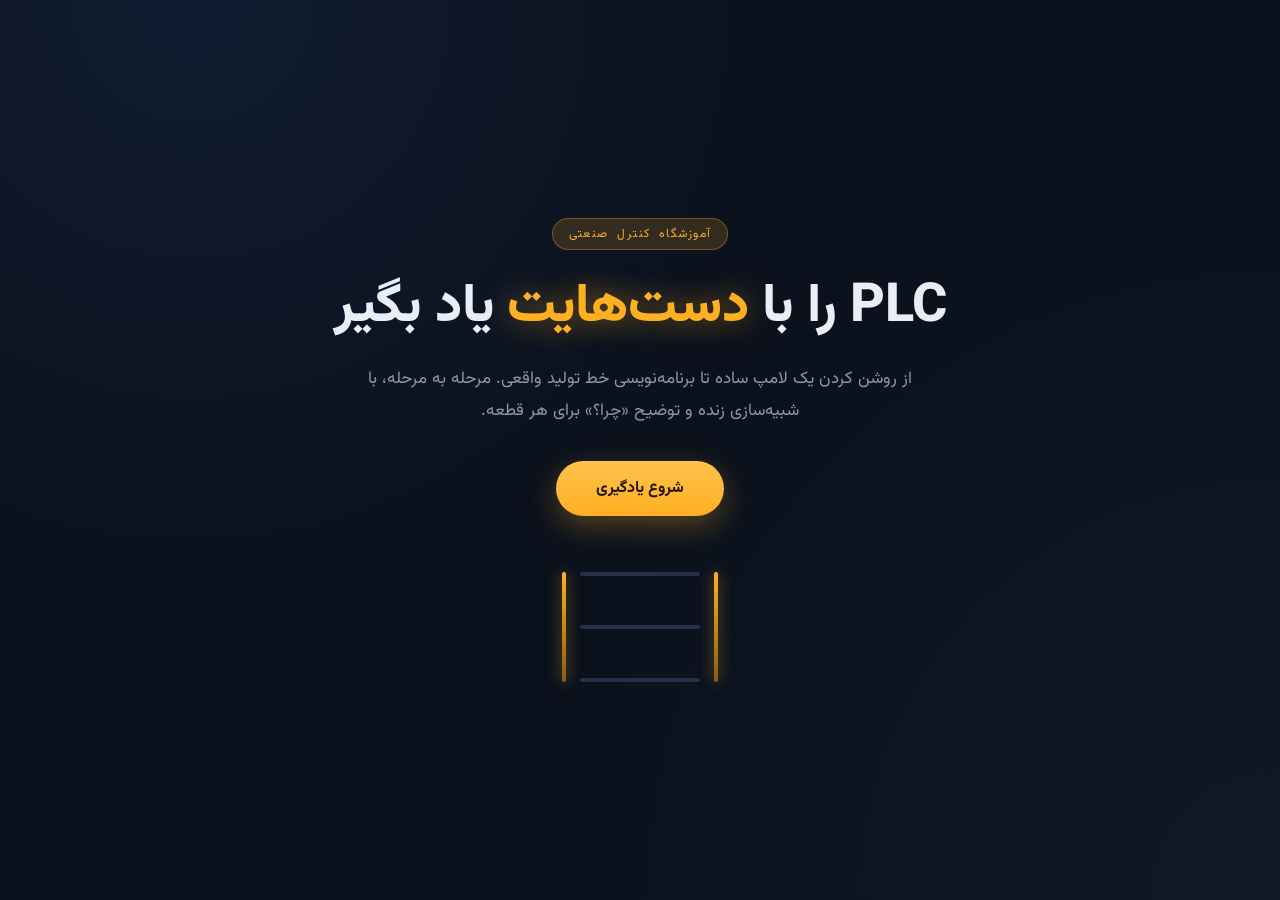
<file: game/index.html>
<!DOCTYPE html>
<html lang="fa" dir="rtl">
<head>
<meta charset="UTF-8">
<meta name="viewport" content="width=device-width, initial-scale=1.0">
<title>آموزشگاه PLC | از صفر تا صنعت</title>
<link rel="preconnect" href="https://fonts.googleapis.com">
<link href="https://fonts.googleapis.com/css2?family=Vazirmatn:wght@300;400;500;600;700;800&family=IBM+Plex+Mono:wght@400;500;600&display=swap" rel="stylesheet">
<link rel="stylesheet" href="css/style.css">
</head>
<body>

<!-- ===== صفحه ورود ===== -->
<section id="screen-home" class="screen active">
  <div class="home-wrap">
    <div class="home-badge">آموزشگاه کنترل صنعتی</div>
    <h1 class="home-title">PLC را با <span>دست‌هایت</span> یاد بگیر</h1>
    <p class="home-sub">از روشن کردن یک لامپ ساده تا برنامه‌نویسی خط تولید واقعی. مرحله به مرحله، با شبیه‌سازی زنده و توضیح «چرا؟» برای هر قطعه.</p>
    <button id="btn-start-journey" class="btn-primary">شروع یادگیری</button>
    <div class="mini-ladder" aria-hidden="true">
      <div class="ml-rail"></div>
      <div class="ml-rungs">
        <span class="ml-rung" style="animation-delay:0s"></span>
        <span class="ml-rung" style="animation-delay:.3s"></span>
        <span class="ml-rung" style="animation-delay:.6s"></span>
      </div>
      <div class="ml-rail"></div>
    </div>
  </div>
</section>

<!-- ===== نقشه مراحل ===== -->
<section id="screen-map" class="screen">
  <header class="topbar">
    <button class="icon-btn" id="btn-map-home" title="بازگشت به خانه">⌂</button>
    <div class="topbar-title">نقشه یادگیری</div>
    <div class="topbar-spacer"></div>
  </header>
  <div class="map-wrap" id="map-list"></div>
</section>

<!-- ===== محیط اصلی بازی (کارگاه) ===== -->
<section id="screen-workshop" class="screen">
  <header class="topbar">
    <button class="icon-btn" id="btn-workshop-back" title="بازگشت به نقشه">→</button>
    <div class="topbar-title" id="workshop-title">درس</div>
    <div class="stage-progress">
      <div class="stage-progress-fill" id="stage-progress-fill"></div>
    </div>
    <button class="icon-btn" id="btn-restart-stage" title="شروع دوباره این مرحله">⟲</button>
    <button class="icon-btn" id="btn-toggle-sound" title="روشن/خاموش کردن صدا">🔊</button>
  </header>

  <div class="workshop-grid">
    <!-- پنل آموزش/راهنما -->
    <aside class="panel panel-coach" id="panel-coach">
      <div class="coach-tag" id="coach-tag">مفهوم</div>
      <div class="coach-body" id="coach-body"></div>
      <div class="coach-actions" id="coach-actions"></div>
    </aside>

    <!-- تجهیزات صنعتی -->
    <aside class="panel panel-equipment">
      <div class="panel-head">تجهیزات صنعتی</div>
      <div class="equip-list" id="equip-list"></div>
      <div class="panel-head panel-head-2">دستورات لدر</div>
      <div class="equip-list" id="instr-list"></div>
    </aside>

    <!-- محیط لدر دیاگرام -->
    <main class="panel panel-ladder">
      <div class="panel-head">
        Ladder Diagram
        <div class="ladder-controls">
          <button id="btn-run" class="chip chip-run">▶ اجرا</button>
          <button id="btn-stop" class="chip chip-stop">■ توقف</button>
          <button id="btn-check" class="chip chip-check">✓ بررسی پاسخ</button>
        </div>
      </div>
      <div class="ladder-scroll">
        <div class="ladder-canvas" id="ladder-canvas"></div>
      </div>
    </main>

    <!-- شبیه‌سازی زنده کارخانه -->
    <aside class="panel panel-factory">
      <div class="panel-head">شبیه‌سازی زنده</div>
      <div class="factory-stage" id="factory-stage"></div>
      <div class="io-monitor" id="io-monitor"></div>
    </aside>
  </div>

  <!-- بازخورد کف صفحه -->
  <div class="feedback-bar" id="feedback-bar">
    <div class="feedback-icon" id="feedback-icon">💡</div>
    <div class="feedback-text" id="feedback-text"></div>
    <button class="feedback-close" id="feedback-close">✕</button>
  </div>
</section>

<!-- ===== مودال «چرا؟» ===== -->
<div class="modal-overlay" id="why-overlay">
  <div class="modal-card">
    <button class="modal-close" id="why-close">✕</button>
    <div class="modal-icon" id="why-icon">⚙</div>
    <h3 class="modal-title" id="why-title"></h3>
    <div class="modal-section">
      <div class="modal-label">عملکرد چیست؟</div>
      <p id="why-func"></p>
    </div>
    <div class="modal-section">
      <div class="modal-label">کاربرد صنعتی</div>
      <p id="why-use"></p>
    </div>
    <div class="modal-section">
      <div class="modal-label">مثال واقعی</div>
      <p id="why-example"></p>
    </div>
    <div class="modal-section modal-tip">
      <div class="modal-label">نکته مهم</div>
      <p id="why-tip"></p>
    </div>
  </div>
</div>

<!-- ===== toast تکمیل مرحله ===== -->
<div class="stage-complete-overlay" id="complete-overlay">
  <div class="complete-card">
    <div class="complete-star">★</div>
    <h2>آفرین! مرحله را کامل کردی</h2>
    <p id="complete-text"></p>
    <div class="complete-actions">
      <button class="btn-ghost" id="btn-complete-map">نقشه مراحل</button>
      <button class="btn-primary" id="btn-complete-next">مرحله بعد</button>
    </div>
  </div>
</div>

<script src="js/audio/sound.js"></script>
<script src="js/data/lessons.js"></script>
<script src="js/state.js"></script>
<script src="js/ui/whyPanel.js"></script>
<script src="js/ui/feedback.js"></script>
<script src="js/simulation/engine.js"></script>
<script src="js/simulation/factory.js"></script>
<script src="js/ladder/ladderEditor.js"></script>
<script src="js/ui/navigation.js"></script>
<script src="js/main.js"></script>
</body>
</html>
</file>
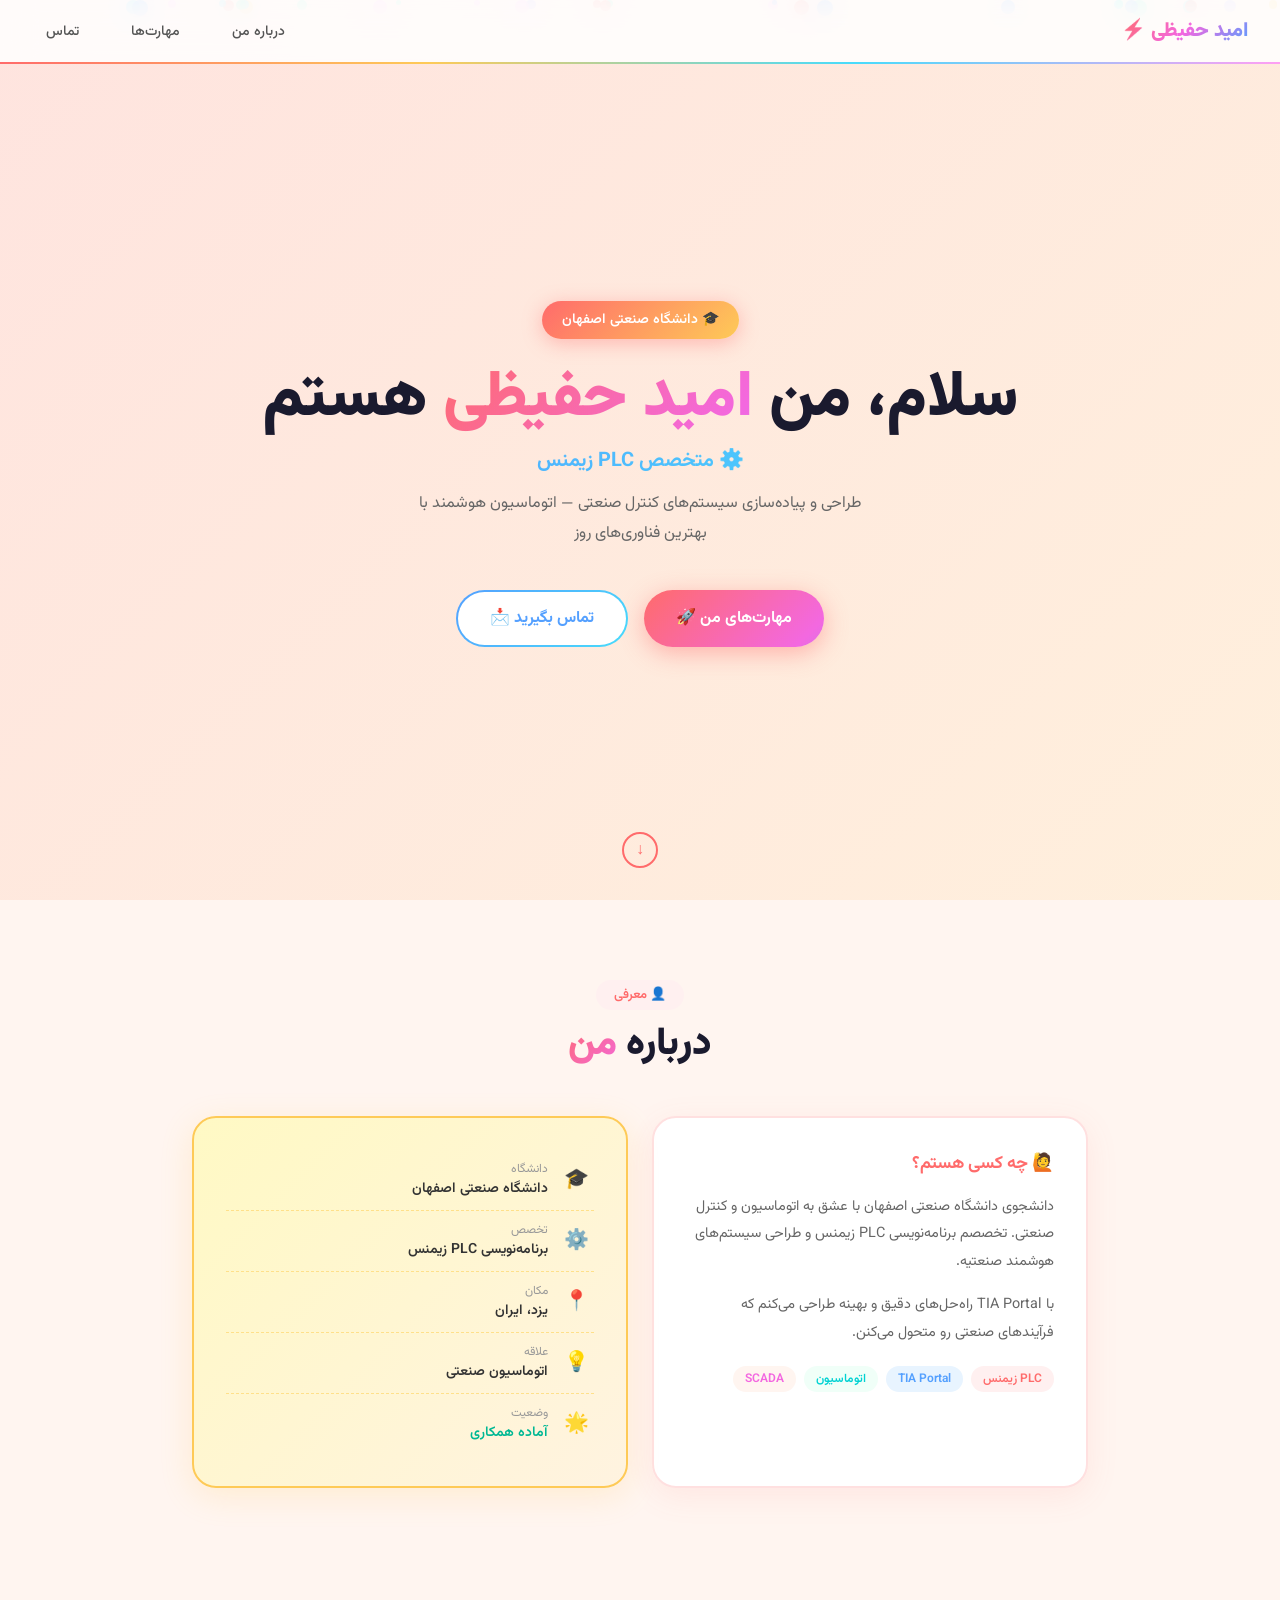
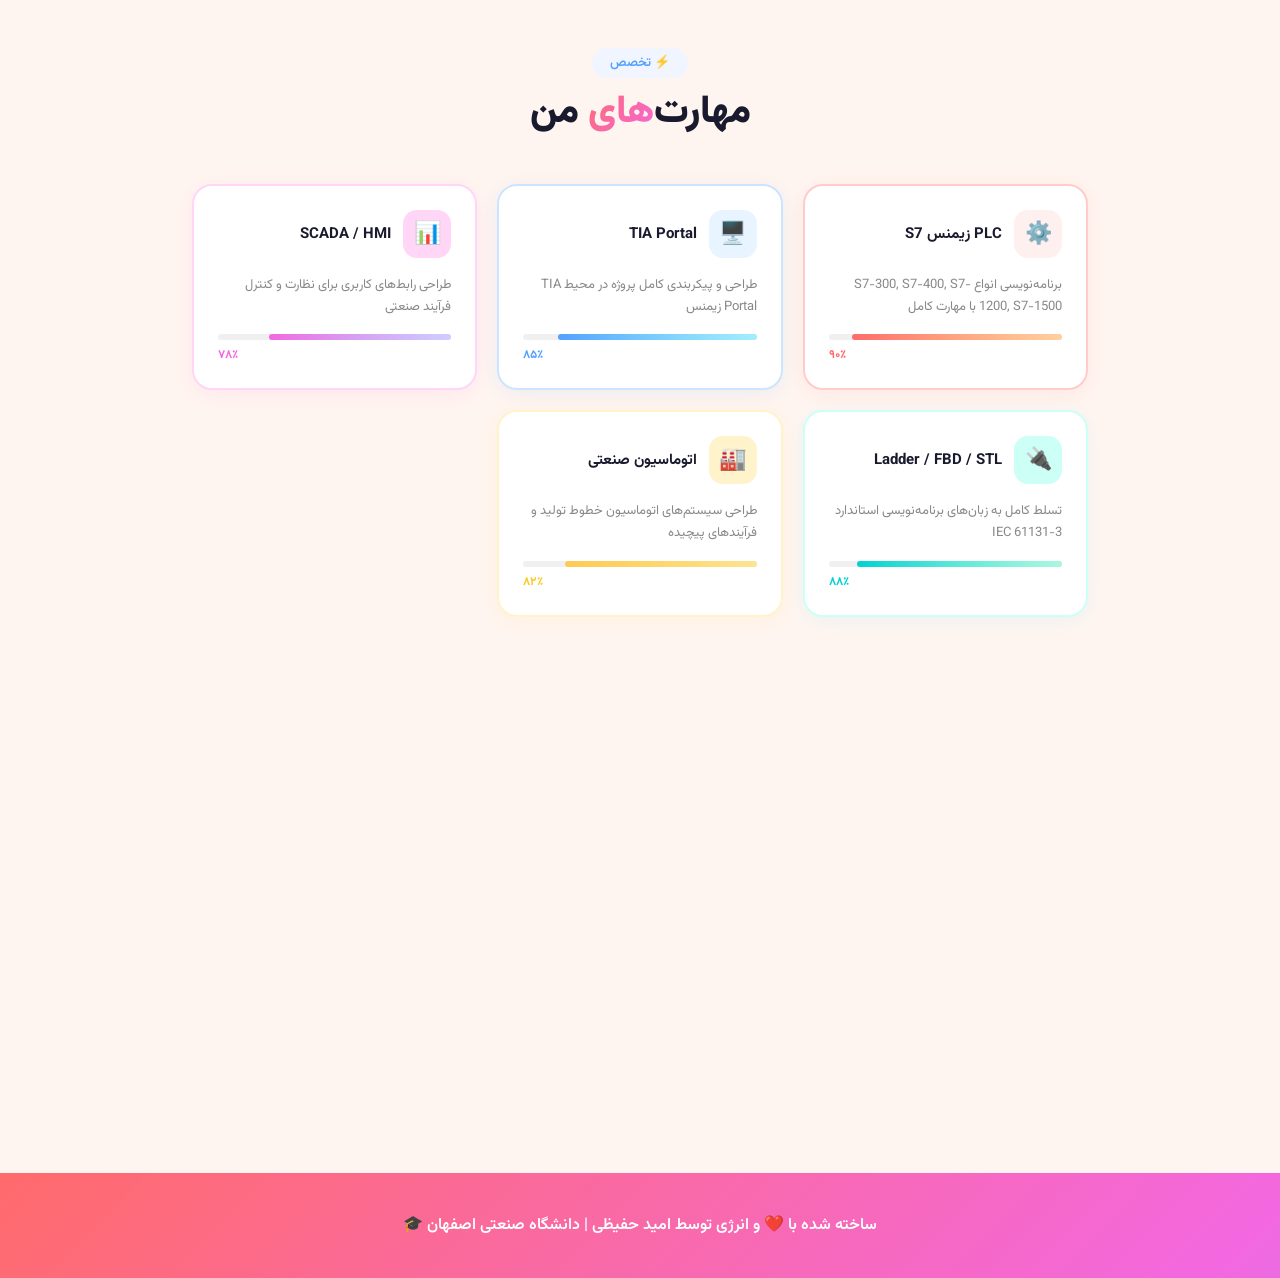
<file: omid_hafizi_portfolio.html>
<!DOCTYPE html>
<html lang="fa" dir="rtl">
<head>
<meta charset="UTF-8">
<meta name="viewport" content="width=device-width, initial-scale=1.0">
<title>امید حفیظی - برنامه‌نویس PLC زیمنس</title>
<link href="https://fonts.googleapis.com/css2?family=Vazirmatn:wght@300;400;500;700;900&display=swap" rel="stylesheet">
<style>
*{margin:0;padding:0;box-sizing:border-box;}
body{font-family:'Vazirmatn',sans-serif;background:#fff5f0;color:#1a1a2e;overflow-x:hidden;direction:rtl;}

body::before{
  content:'';position:fixed;inset:0;z-index:-1;
  background:linear-gradient(135deg,#ff6b6b 0%,#feca57 25%,#48dbfb 50%,#ff9ff3 75%,#54a0ff 100%);
  background-size:400% 400%;
  animation:bgShift 8s ease infinite;
  opacity:0.12;
}
@keyframes bgShift{0%{background-position:0% 50%}50%{background-position:100% 50%}100%{background-position:0% 50%}}

nav{
  position:fixed;top:0;width:100%;z-index:200;
  background:rgba(255,255,255,0.85);backdrop-filter:blur(16px);
  border-bottom:2px solid transparent;
  border-image:linear-gradient(90deg,#ff6b6b,#feca57,#48dbfb,#ff9ff3) 1;
  padding:0 2rem;display:flex;align-items:center;justify-content:space-between;height:64px;
}
.nav-logo{
  font-size:20px;font-weight:900;
  background:linear-gradient(135deg,#ff6b6b,#f368e0,#54a0ff);
  -webkit-background-clip:text;-webkit-text-fill-color:transparent;
  animation:logoGlow 3s ease infinite alternate;
}
@keyframes logoGlow{from{filter:drop-shadow(0 0 4px #ff6b6b44)}to{filter:drop-shadow(0 0 12px #54a0ff88)}}
.nav-links{display:flex;gap:1.5rem;list-style:none;}
.nav-links a{
  color:#555;text-decoration:none;font-size:14px;font-weight:500;
  padding:6px 14px;border-radius:20px;transition:all 0.3s;
}
.nav-links a:hover{background:linear-gradient(135deg,#ff6b6b,#feca57);color:#fff;}

.hero{
  min-height:100vh;display:flex;align-items:center;justify-content:center;
  text-align:center;padding:80px 2rem 2rem;position:relative;overflow:hidden;
}
.particles{position:absolute;inset:0;pointer-events:none;}
.p{position:absolute;border-radius:50%;animation:float linear infinite;}
@keyframes float{0%{transform:translateY(100vh) rotate(0deg);opacity:0}10%{opacity:1}90%{opacity:1}100%{transform:translateY(-100px) rotate(720deg);opacity:0}}

.hero-content{position:relative;z-index:2;}
.hero-badge{
  display:inline-flex;align-items:center;gap:8px;
  padding:8px 20px;border-radius:999px;margin-bottom:1.5rem;
  background:linear-gradient(135deg,#ff6b6b,#feca57);
  color:#fff;font-size:14px;font-weight:600;
  box-shadow:0 4px 20px rgba(255,107,107,0.4);
  animation:badgePop 0.8s cubic-bezier(0.34,1.56,0.64,1) both;
}
@keyframes badgePop{from{transform:scale(0) rotate(-10deg);opacity:0}to{transform:scale(1) rotate(0);opacity:1}}

.hero h1{
  font-size:clamp(2.5rem,6vw,4rem);font-weight:900;line-height:1.15;
  margin-bottom:0.5rem;
  animation:slideUp 0.8s 0.2s cubic-bezier(0.34,1.56,0.64,1) both;
}
@keyframes slideUp{from{transform:translateY(40px);opacity:0}to{transform:translateY(0);opacity:1}}

.hero h1 .name{
  background:linear-gradient(135deg,#ff6b6b 0%,#f368e0 50%,#54a0ff 100%);
  -webkit-background-clip:text;-webkit-text-fill-color:transparent;
  background-size:200% auto;animation:nameShine 3s linear infinite;
}
@keyframes nameShine{to{background-position:200% center}}

.hero-subtitle{
  font-size:1.25rem;font-weight:700;margin-bottom:0.75rem;
  background:linear-gradient(135deg,#54a0ff,#48dbfb);
  -webkit-background-clip:text;-webkit-text-fill-color:transparent;
  animation:slideUp 0.8s 0.4s cubic-bezier(0.34,1.56,0.64,1) both;
}
.hero p{
  font-size:1rem;color:#666;max-width:480px;margin:0 auto 2.5rem;line-height:1.9;
  animation:slideUp 0.8s 0.5s cubic-bezier(0.34,1.56,0.64,1) both;
}
.hero-btns{
  display:flex;gap:1rem;justify-content:center;flex-wrap:wrap;
  animation:slideUp 0.8s 0.6s cubic-bezier(0.34,1.56,0.64,1) both;
}
.btn-main{
  padding:14px 32px;border-radius:999px;border:none;cursor:pointer;
  background:linear-gradient(135deg,#ff6b6b,#f368e0,#54a0ff);
  background-size:200% auto;
  color:#fff;font-size:16px;font-family:inherit;font-weight:700;
  box-shadow:0 6px 25px rgba(255,107,107,0.45);
  transition:all 0.3s;animation:btnPulse 2s ease infinite;
}
.btn-main:hover{transform:translateY(-3px) scale(1.05);box-shadow:0 10px 35px rgba(255,107,107,0.6);}
@keyframes btnPulse{0%,100%{box-shadow:0 6px 25px rgba(255,107,107,0.45)}50%{box-shadow:0 6px 35px rgba(243,104,224,0.6)}}
.btn-sec{
  padding:14px 32px;border-radius:999px;cursor:pointer;
  border:2.5px solid transparent;
  background:linear-gradient(#fff,#fff) padding-box,linear-gradient(135deg,#54a0ff,#48dbfb) border-box;
  color:#54a0ff;font-size:16px;font-family:inherit;font-weight:700;
  transition:all 0.3s;
}
.btn-sec:hover{background:linear-gradient(135deg,#54a0ff,#48dbfb);color:#fff;transform:translateY(-3px);}

.scroll-arrow{
  position:absolute;bottom:2rem;left:50%;transform:translateX(-50%);
  width:36px;height:36px;border:2.5px solid #ff6b6b;border-radius:50%;
  display:flex;align-items:center;justify-content:center;
  animation:bounce 2s ease infinite;cursor:pointer;color:#ff6b6b;font-size:16px;
}
@keyframes bounce{0%,100%{transform:translateX(-50%) translateY(0)}50%{transform:translateX(-50%) translateY(8px)}}

.sec{padding:5rem 2rem;max-width:960px;margin:0 auto;}
.sec-head{text-align:center;margin-bottom:3rem;}
.sec-tag{display:inline-block;padding:5px 18px;border-radius:999px;font-size:13px;font-weight:600;margin-bottom:0.75rem;}
.sec-title{font-size:clamp(1.6rem,4vw,2.4rem);font-weight:900;line-height:1.2;}
.sec-title span{background:linear-gradient(135deg,#ff6b6b,#f368e0);-webkit-background-clip:text;-webkit-text-fill-color:transparent;}

.about-wrap{display:grid;grid-template-columns:1fr 1fr;gap:1.5rem;}
.about-me{
  background:#fff;border-radius:24px;padding:2rem;
  border:2px solid #ffe0e0;
  box-shadow:0 8px 32px rgba(255,107,107,0.1);
  transition:transform 0.3s,box-shadow 0.3s;
}
.about-me:hover{transform:translateY(-4px);box-shadow:0 16px 48px rgba(255,107,107,0.18);}
.about-me h3{font-size:1.1rem;font-weight:700;margin-bottom:1rem;color:#ff6b6b;}
.about-me p{color:#666;font-size:0.9rem;line-height:1.9;}
.info-card{
  background:linear-gradient(135deg,#fff9c4,#fff3e0);
  border-radius:24px;padding:2rem;
  border:2px solid #feca57;
  box-shadow:0 8px 32px rgba(254,202,87,0.2);
}
.info-row{display:flex;align-items:center;gap:10px;padding:10px 0;border-bottom:1px dashed #ffe08a;}
.info-row:last-child{border-bottom:none;}
.info-icon{font-size:20px;width:36px;text-align:center;}
.info-label{font-size:12px;color:#999;}
.info-val{font-size:14px;font-weight:600;color:#333;}

.skills-wrap{display:grid;grid-template-columns:repeat(auto-fit,minmax(260px,1fr));gap:1.25rem;}
.sk{background:#fff;border-radius:20px;padding:1.5rem;border:2px solid transparent;transition:all 0.3s;position:relative;overflow:hidden;}
.sk:hover{transform:translateY(-6px);}
.sk-1{border-color:#ffcccc;box-shadow:0 4px 20px rgba(255,107,107,0.1);}
.sk-1:hover{box-shadow:0 12px 40px rgba(255,107,107,0.25);}
.sk-2{border-color:#cce5ff;box-shadow:0 4px 20px rgba(84,160,255,0.1);}
.sk-2:hover{box-shadow:0 12px 40px rgba(84,160,255,0.25);}
.sk-3{border-color:#ffd6f5;box-shadow:0 4px 20px rgba(243,104,224,0.1);}
.sk-3:hover{box-shadow:0 12px 40px rgba(243,104,224,0.25);}
.sk-4{border-color:#ccfff5;box-shadow:0 4px 20px rgba(72,219,251,0.1);}
.sk-4:hover{box-shadow:0 12px 40px rgba(72,219,251,0.25);}
.sk-5{border-color:#fff3cc;box-shadow:0 4px 20px rgba(254,202,87,0.1);}
.sk-5:hover{box-shadow:0 12px 40px rgba(254,202,87,0.25);}
.sk-6{border-color:#d5ccff;box-shadow:0 4px 20px rgba(108,92,231,0.1);}
.sk-6:hover{box-shadow:0 12px 40px rgba(108,92,231,0.25);}

.sk-top{display:flex;align-items:center;gap:12px;margin-bottom:1rem;}
.sk-emoji{width:48px;height:48px;border-radius:14px;display:flex;align-items:center;justify-content:center;font-size:22px;flex-shrink:0;}
.sk-name{font-size:15px;font-weight:700;color:#1a1a2e;}
.sk-desc{font-size:13px;color:#888;line-height:1.7;margin-bottom:1rem;}
.sk-bar-wrap{background:#f0f0f0;border-radius:999px;height:6px;overflow:hidden;}
.sk-bar{height:100%;border-radius:999px;position:relative;overflow:hidden;}
.sk-bar::after{content:'';position:absolute;inset:0;background:linear-gradient(90deg,transparent 0%,rgba(255,255,255,0.5) 50%,transparent 100%);background-size:200% 100%;animation:shimmer 1.5s infinite;}
@keyframes shimmer{from{background-position:200% 0}to{background-position:-200% 0}}
.sk-pct{font-size:12px;font-weight:700;margin-top:6px;text-align:left;}

.contact-wrap{display:grid;grid-template-columns:repeat(auto-fit,minmax(200px,1fr));gap:1.25rem;}
.ct{background:#fff;border-radius:20px;padding:1.75rem;text-align:center;border:2px solid transparent;transition:all 0.35s cubic-bezier(0.34,1.56,0.64,1);cursor:pointer;}
.ct:hover{transform:translateY(-8px) scale(1.03);}
.ct-1{border-color:#ffcccc;} .ct-1:hover{box-shadow:0 16px 40px rgba(255,107,107,0.3);}
.ct-2{border-color:#cce5ff;} .ct-2:hover{box-shadow:0 16px 40px rgba(84,160,255,0.3);}
.ct-3{border-color:#ccfff5;} .ct-3:hover{box-shadow:0 16px 40px rgba(72,219,251,0.3);}
.ct-4{border-color:#ffd6f5;} .ct-4:hover{box-shadow:0 16px 40px rgba(243,104,224,0.3);}
.ct-icon{width:60px;height:60px;border-radius:18px;margin:0 auto 1rem;display:flex;align-items:center;justify-content:center;font-size:26px;}
.ct-label{font-size:12px;color:#aaa;margin-bottom:4px;}
.ct-val{font-size:14px;font-weight:700;color:#333;}

footer{
  text-align:center;padding:2.5rem;
  background:linear-gradient(135deg,#ff6b6b,#f368e0,#54a0ff,#48dbfb);
  background-size:300% auto;animation:bgShift 5s ease infinite;
  color:#fff;font-weight:600;
}

.reveal{opacity:0;transform:translateY(30px);transition:all 0.7s cubic-bezier(0.34,1.56,0.64,1);}
.reveal.show{opacity:1;transform:translateY(0);}

@media(max-width:600px){
  .about-wrap{grid-template-columns:1fr;}
}
</style>
</head>
<body>

<nav>
  <div class="nav-logo">امید حفیظی ⚡</div>
  <ul class="nav-links">
    <li><a href="#about">درباره من</a></li>
    <li><a href="#skills">مهارت‌ها</a></li>
    <li><a href="#contact">تماس</a></li>
  </ul>
</nav>

<section class="hero" id="home">
  <div class="particles" id="pts"></div>
  <div class="hero-content">
    <div class="hero-badge">🎓 دانشگاه صنعتی اصفهان</div>
    <h1>سلام، من <span class="name">امید حفیظی</span> هستم</h1>
    <div class="hero-subtitle">⚙️ متخصص PLC زیمنس</div>
    <p>طراحی و پیاده‌سازی سیستم‌های کنترل صنعتی — اتوماسیون هوشمند با بهترین فناوری‌های روز</p>
    <div class="hero-btns">
      <button class="btn-main" onclick="document.getElementById('skills').scrollIntoView({behavior:'smooth'})">مهارت‌های من 🚀</button>
      <button class="btn-sec" onclick="document.getElementById('contact').scrollIntoView({behavior:'smooth'})">تماس بگیرید 📩</button>
    </div>
  </div>
  <div class="scroll-arrow" onclick="document.getElementById('about').scrollIntoView({behavior:'smooth'})">↓</div>
</section>

<div class="sec" id="about">
  <div class="sec-head reveal">
    <div class="sec-tag" style="background:#fff0f0;color:#ff6b6b;">👤 معرفی</div>
    <h2 class="sec-title">درباره <span>من</span></h2>
  </div>
  <div class="about-wrap reveal">
    <div class="about-me">
      <h3>🙋 چه کسی هستم؟</h3>
      <p>دانشجوی دانشگاه صنعتی اصفهان با عشق به اتوماسیون و کنترل صنعتی. تخصصم برنامه‌نویسی PLC زیمنس و طراحی سیستم‌های هوشمند صنعتیه.</p>
      <p style="margin-top:1rem;">با TIA Portal راه‌حل‌های دقیق و بهینه طراحی می‌کنم که فرآیندهای صنعتی رو متحول می‌کنن.</p>
      <div style="display:flex;gap:8px;flex-wrap:wrap;margin-top:1.25rem;">
        <span style="padding:4px 12px;border-radius:999px;background:#fff0f0;color:#ff6b6b;font-size:12px;font-weight:600;">PLC زیمنس</span>
        <span style="padding:4px 12px;border-radius:999px;background:#e8f4ff;color:#54a0ff;font-size:12px;font-weight:600;">TIA Portal</span>
        <span style="padding:4px 12px;border-radius:999px;background:#f0fff8;color:#00d2d3;font-size:12px;font-weight:600;">اتوماسیون</span>
        <span style="padding:4px 12px;border-radius:999px;background:#fff5f0;color:#f368e0;font-size:12px;font-weight:600;">SCADA</span>
      </div>
    </div>
    <div class="info-card">
      <div class="info-row">
        <span class="info-icon">🎓</span>
        <div><div class="info-label">دانشگاه</div><div class="info-val">دانشگاه صنعتی اصفهان</div></div>
      </div>
      <div class="info-row">
        <span class="info-icon">⚙️</span>
        <div><div class="info-label">تخصص</div><div class="info-val">برنامه‌نویسی PLC زیمنس</div></div>
      </div>
      <div class="info-row">
        <span class="info-icon">📍</span>
        <div><div class="info-label">مکان</div><div class="info-val">یزد، ایران</div></div>
      </div>
      <div class="info-row">
        <span class="info-icon">💡</span>
        <div><div class="info-label">علاقه</div><div class="info-val">اتوماسیون صنعتی</div></div>
      </div>
      <div class="info-row">
        <span class="info-icon">🌟</span>
        <div><div class="info-label">وضعیت</div><div class="info-val" style="color:#00b894;">آماده همکاری</div></div>
      </div>
    </div>
  </div>
</div>

<div class="sec" id="skills">
  <div class="sec-head reveal">
    <div class="sec-tag" style="background:#f0f5ff;color:#54a0ff;">⚡ تخصص</div>
    <h2 class="sec-title">مهارت‌<span>های</span> من</h2>
  </div>
  <div class="skills-wrap">
    <div class="sk sk-1 reveal">
      <div class="sk-top"><div class="sk-emoji" style="background:#fff0f0;">⚙️</div><span class="sk-name">PLC زیمنس S7</span></div>
      <div class="sk-desc">برنامه‌نویسی انواع S7-300, S7-400, S7-1200, S7-1500 با مهارت کامل</div>
      <div class="sk-bar-wrap"><div class="sk-bar" style="width:90%;background:linear-gradient(90deg,#ff6b6b,#ff9f43);"></div></div>
      <div class="sk-pct" style="color:#ff6b6b;">۹۰٪</div>
    </div>
    <div class="sk sk-2 reveal">
      <div class="sk-top"><div class="sk-emoji" style="background:#e8f4ff;">🖥️</div><span class="sk-name">TIA Portal</span></div>
      <div class="sk-desc">طراحی و پیکربندی کامل پروژه در محیط TIA Portal زیمنس</div>
      <div class="sk-bar-wrap"><div class="sk-bar" style="width:85%;background:linear-gradient(90deg,#54a0ff,#48dbfb);"></div></div>
      <div class="sk-pct" style="color:#54a0ff;">۸۵٪</div>
    </div>
    <div class="sk sk-3 reveal">
      <div class="sk-top"><div class="sk-emoji" style="background:#ffd6f5;">📊</div><span class="sk-name">SCADA / HMI</span></div>
      <div class="sk-desc">طراحی رابط‌های کاربری برای نظارت و کنترل فرآیند صنعتی</div>
      <div class="sk-bar-wrap"><div class="sk-bar" style="width:78%;background:linear-gradient(90deg,#f368e0,#a29bfe);"></div></div>
      <div class="sk-pct" style="color:#f368e0;">۷۸٪</div>
    </div>
    <div class="sk sk-4 reveal">
      <div class="sk-top"><div class="sk-emoji" style="background:#ccfff5;">🔌</div><span class="sk-name">Ladder / FBD / STL</span></div>
      <div class="sk-desc">تسلط کامل به زبان‌های برنامه‌نویسی استاندارد IEC 61131-3</div>
      <div class="sk-bar-wrap"><div class="sk-bar" style="width:88%;background:linear-gradient(90deg,#00d2d3,#55efc4);"></div></div>
      <div class="sk-pct" style="color:#00d2d3;">۸۸٪</div>
    </div>
    <div class="sk sk-5 reveal">
      <div class="sk-top"><div class="sk-emoji" style="background:#fff3cc;">🏭</div><span class="sk-name">اتوماسیون صنعتی</span></div>
      <div class="sk-desc">طراحی سیستم‌های اتوماسیون خطوط تولید و فرآیندهای پیچیده</div>
      <div class="sk-bar-wrap"><div class="sk-bar" style="width:82%;background:linear-gradient(90deg,#feca57,#f9ca24);"></div></div>
      <div class="sk-pct" style="color:#f9ca24;">۸۲٪</div>
    </div>
    <div class="sk sk-6 reveal">
      <div class="sk-top"><div class="sk-emoji" style="background:#d5ccff;">📡</div><span class="sk-name">شبکه‌های صنعتی</span></div>
      <div class="sk-desc">پیکربندی Profibus, Profinet و ارتباطات پیشرفته بین PLCها</div>
      <div class="sk-bar-wrap"><div class="sk-bar" style="width:72%;background:linear-gradient(90deg,#6c5ce7,#a29bfe);"></div></div>
      <div class="sk-pct" style="color:#6c5ce7;">۷۲٪</div>
    </div>
  </div>
</div>

<div class="sec" id="contact">
  <div class="sec-head reveal">
    <div class="sec-tag" style="background:#f0fff8;color:#00b894;">📬 ارتباط</div>
    <h2 class="sec-title">تماس با <span>من</span></h2>
  </div>
  <div class="contact-wrap reveal">
    <div class="ct ct-1">
      <div class="ct-icon" style="background:#fff0f0;">📧</div>
      <div class="ct-label">ایمیل</div>
      <div class="ct-val">omidhafizi.86@gmail.com</div>
    </div>
    <div class="ct ct-2">
      <div class="ct-icon" style="background:#e8f4ff;">💼</div>
      <div class="ct-label">لینکدین</div>
      <div class="ct-val">omid-hafizi</div>
    </div>
    <div class="ct ct-3">
      <div class="ct-icon" style="background:#ccfff5;">✈️</div>
      <div class="ct-label">تلگرام</div>
      <div class="ct-val">@omid_hfz</div>
    </div>
    <div class="ct ct-4">
      <div class="ct-icon" style="background:#ffd6f5;">📍</div>
      <div class="ct-label">مکان</div>
      <div class="ct-val">یزد، ایران</div>
    </div>
  </div>
</div>

<footer>
  <p>ساخته شده با ❤️ و انرژی توسط امید حفیظی | دانشگاه صنعتی اصفهان 🎓</p>
</footer>

<script>
const pts = document.getElementById('pts');
const colors = ['#ff6b6b','#feca57','#48dbfb','#ff9ff3','#54a0ff','#55efc4','#a29bfe'];
for(let i=0;i<30;i++){
  const d = document.createElement('div');
  const s = Math.random()*12+4;
  d.className='p';
  d.style.cssText=`width:${s}px;height:${s}px;background:${colors[Math.floor(Math.random()*colors.length)]};left:${Math.random()*100}%;animation-duration:${Math.random()*10+8}s;animation-delay:${Math.random()*8}s;opacity:0.7;`;
  pts.appendChild(d);
}
const reveals = document.querySelectorAll('.reveal');
const obs = new IntersectionObserver((entries)=>{
  entries.forEach((e,i)=>{
    if(e.isIntersecting){setTimeout(()=>e.target.classList.add('show'),i*100);obs.unobserve(e.target);}
  });
},{threshold:0.1});
reveals.forEach(r=>obs.observe(r));
</script>
</body>
</html>
</file>
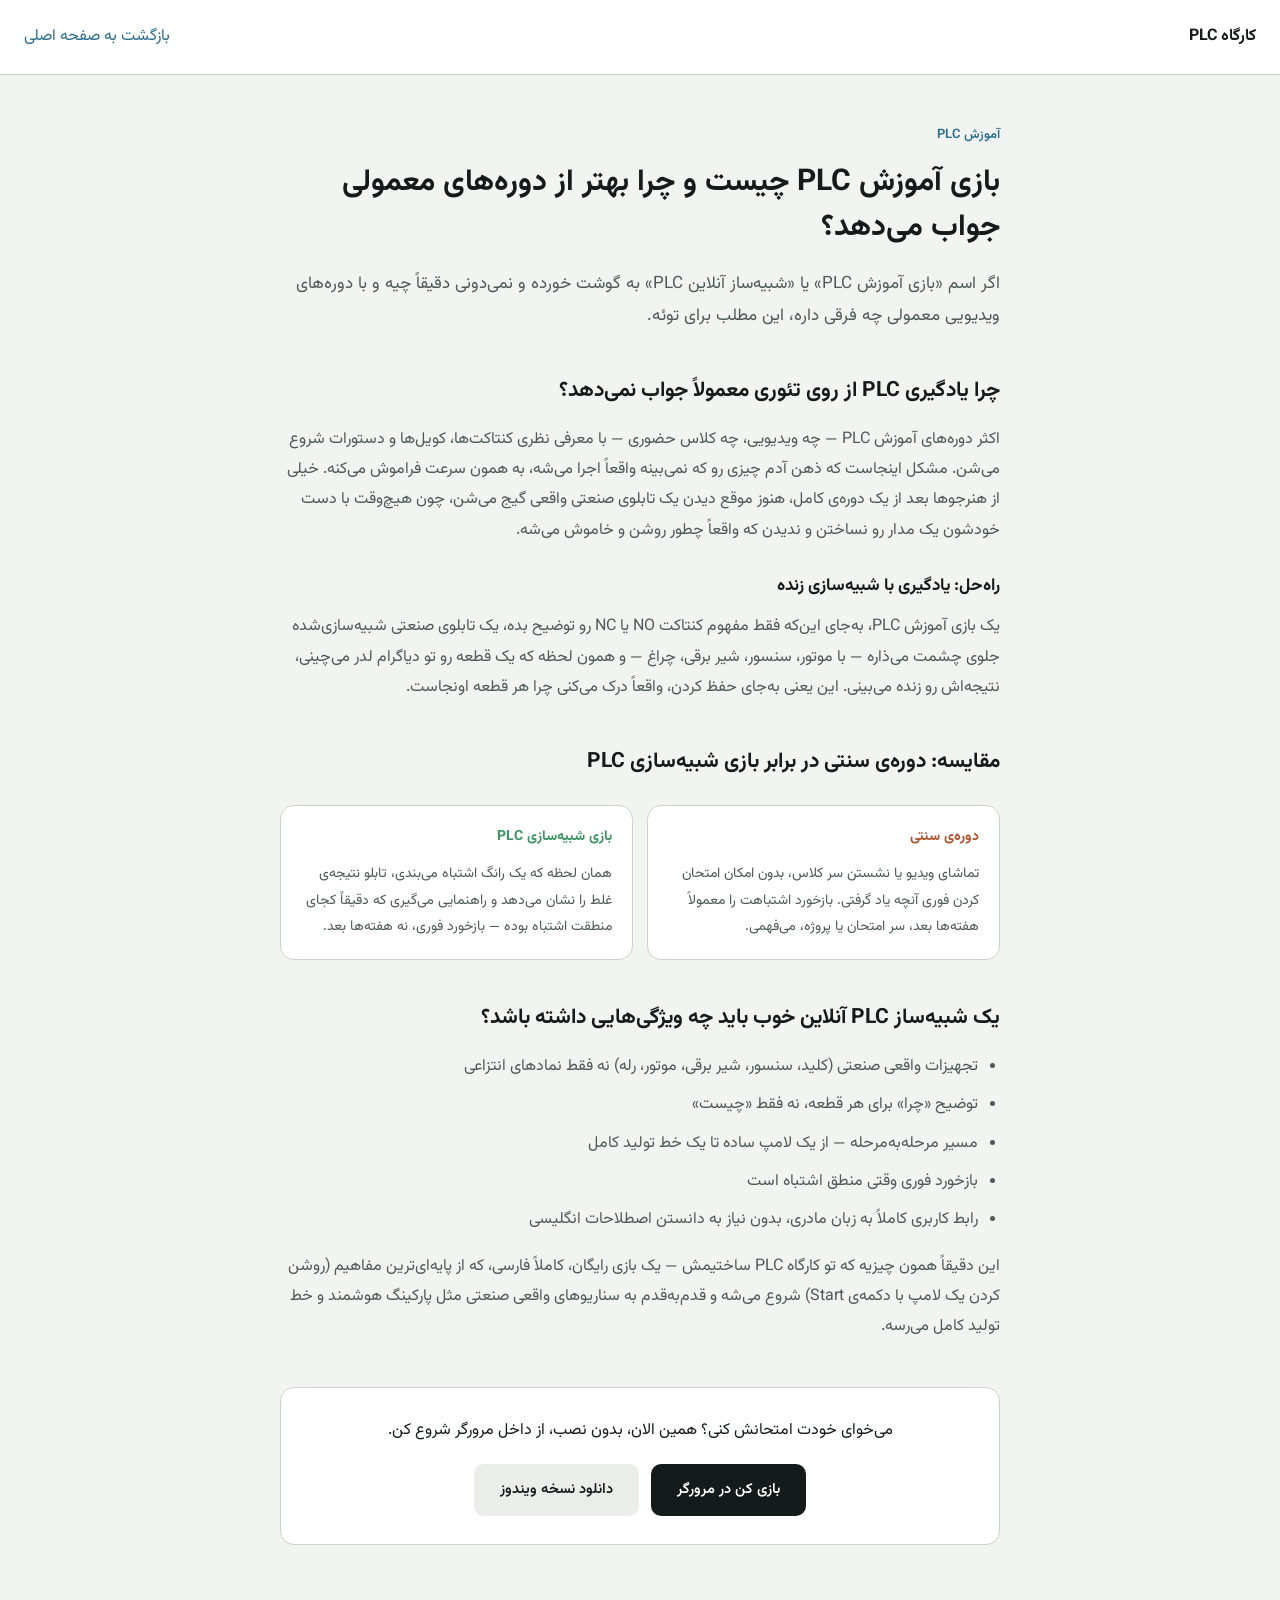
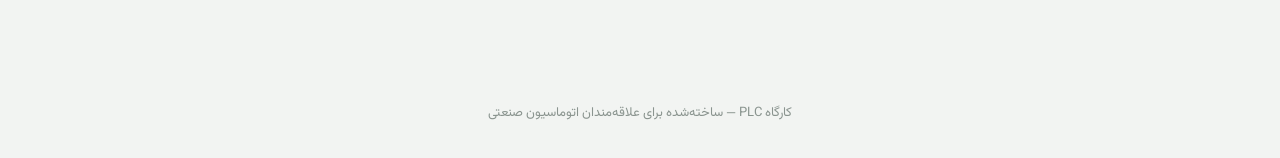
<file: blog/amoozesh-plc-ba-bazi.html>
<!DOCTYPE html>
<html lang="fa" dir="rtl">
<head>
<meta charset="UTF-8">
<meta name="viewport" content="width=device-width, initial-scale=1.0">
<title>بازی آموزش PLC چیست و چرا بهتر از دوره‌های معمولی است؟</title>
<meta name="description" content="معرفی بازی آموزش PLC و شبیه‌ساز آنلاین PLC؛ چرا یادگیری لدر دیاگرام با بازی، سریع‌تر و عمیق‌تر از دوره‌های تئوری‌محور جواب می‌دهد.">
<link rel="canonical" href="https://omidhfz.ir/blog/amoozesh-plc-ba-bazi.html">

<link rel="icon" type="image/x-icon" href="/favicon.ico">
<link rel="icon" type="image/png" sizes="32x32" href="/favicon-32.png">
<link rel="icon" type="image/png" sizes="16x16" href="/favicon-16.png">
<link rel="apple-touch-icon" sizes="180x180" href="/apple-touch-icon.png">

<meta property="og:type" content="article">
<meta property="og:url" content="https://omidhfz.ir/blog/amoozesh-plc-ba-bazi.html">
<meta property="og:title" content="بازی آموزش PLC چیست و چرا بهتر از دوره‌های معمولی است؟">
<meta property="og:description" content="معرفی بازی آموزش PLC و شبیه‌ساز آنلاین PLC؛ چرا یادگیری لدر دیاگرام با بازی، سریع‌تر و عمیق‌تر از دوره‌های تئوری‌محور جواب می‌دهد.">
<meta property="og:image" content="https://omidhfz.ir/og-image.png">
<meta property="og:locale" content="fa_IR">

<meta name="twitter:card" content="summary_large_image">
<meta name="twitter:title" content="بازی آموزش PLC چیست و چرا بهتر از دوره‌های معمولی است؟">
<meta name="twitter:description" content="معرفی بازی آموزش PLC و شبیه‌ساز آنلاین PLC؛ چرا یادگیری لدر دیاگرام با بازی، سریع‌تر و عمیق‌تر از دوره‌های تئوری‌محور جواب می‌دهد.">
<meta name="twitter:image" content="https://omidhfz.ir/og-image.png">

<link rel="preconnect" href="https://fonts.googleapis.com">
<link href="https://fonts.googleapis.com/css2?family=Vazirmatn:wght@300;400;500;600;700;800&display=swap" rel="stylesheet">

<style>
  :root{
    --bg:#F2F4F2;
    --surface:#FFFFFF;
    --surface-2:#EAEDEA;
    --ink:#151B1A;
    --ink-soft:#4E5A57;
    --ink-faint:#8A948F;
    --rail:#CBD3CD;
    --amber:#EBA53B;
    --amber-soft:#FBEAD0;
    --blue:#2D6E8E;
    --blue-soft:#DCEAF0;
    --green:#3C9463;
    --green-soft:#DFF0E6;
    --radius:14px;
  }
  *{box-sizing:border-box;margin:0;padding:0;}
  body{
    font-family:'Vazirmatn',sans-serif;
    background:var(--bg);color:var(--ink);
    line-height:1.9;
  }
  a{color:var(--blue);text-decoration:none;}
  a:hover{text-decoration:underline;}
  header{
    padding:22px 24px;display:flex;align-items:center;justify-content:space-between;
    border-bottom:1px solid var(--rail);background:var(--surface);
  }
  header .logo{font-weight:700;font-size:16px;}
  .wrap{max-width:760px;margin:0 auto;padding:48px 20px 80px;}
  .eyebrow{color:var(--blue);font-size:13px;font-weight:600;display:block;margin-bottom:12px;}
  h1{font-size:30px;line-height:1.5;margin-bottom:18px;}
  .lede{color:var(--ink-soft);font-size:17px;margin-bottom:36px;}
  article h2{font-size:21px;margin:38px 0 14px;}
  article h3{font-size:17px;margin:24px 0 10px;}
  article p{color:var(--ink-soft);font-size:16px;margin-bottom:16px;}
  article ul{margin:0 0 16px;padding-inline-start:22px;color:var(--ink-soft);font-size:16px;}
  article li{margin-bottom:8px;}
  .compare{
    display:grid;grid-template-columns:1fr 1fr;gap:14px;margin:24px 0;
  }
  @media (max-width:600px){.compare{grid-template-columns:1fr;}}
  .compare .card{background:var(--surface);border:1px solid var(--rail);border-radius:var(--radius);padding:18px 20px;}
  .compare .card h4{font-size:14px;margin-bottom:10px;}
  .compare .card.bad h4{color:#B5502F;}
  .compare .card.good h4{color:var(--green);}
  .compare .card p{font-size:14px;margin:0;}
  .cta-box{
    margin:44px 0;padding:28px;background:var(--surface);border:1px solid var(--rail);
    border-radius:var(--radius);text-align:center;
  }
  .cta-box p{margin-bottom:18px;}
  .cta-actions{display:flex;gap:12px;justify-content:center;flex-wrap:wrap;}
  .btn{
    display:inline-block;padding:12px 26px;border-radius:10px;font-weight:600;font-size:14.5px;
  }
  .btn-primary{background:var(--ink);color:#fff;}
  .btn-ghost{background:var(--surface-2);color:var(--ink);}
  footer{text-align:center;padding:32px;color:var(--ink-faint);font-size:13px;}
  footer a{color:var(--ink-faint);}
</style>
<script type="application/ld+json">
{
  "@context": "https://schema.org",
  "@graph": [
    {
      "@type": "Article",
      "headline": "بازی آموزش PLC چیست و چرا بهتر از دوره‌های معمولی جواب می‌دهد؟",
      "description": "معرفی بازی آموزش PLC و شبیه‌ساز آنلاین PLC؛ چرا یادگیری لدر دیاگرام با بازی، سریع‌تر و عمیق‌تر از دوره‌های تئوری‌محور جواب می‌دهد.",
      "image": "https://omidhfz.ir/og-image.png",
      "mainEntityOfPage": {
        "@type": "WebPage",
        "@id": "https://omidhfz.ir/blog/amoozesh-plc-ba-bazi.html"
      },
      "url": "https://omidhfz.ir/blog/amoozesh-plc-ba-bazi.html",
      "inLanguage": "fa-IR",
      "author": { "@id": "https://omidhfz.ir/#organization" },
      "publisher": { "@id": "https://omidhfz.ir/#organization" }
    },
    {
      "@type": "BreadcrumbList",
      "itemListElement": [
        { "@type": "ListItem", "position": 1, "name": "کارگاه PLC", "item": "https://omidhfz.ir/" },
        { "@type": "ListItem", "position": 2, "name": "بازی آموزش PLC چیست؟", "item": "https://omidhfz.ir/blog/amoozesh-plc-ba-bazi.html" }
      ]
    },
    {
      "@type": "Organization",
      "@id": "https://omidhfz.ir/#organization",
      "name": "کارگاه PLC",
      "url": "https://omidhfz.ir/",
      "logo": {
        "@type": "ImageObject",
        "url": "https://omidhfz.ir/apple-touch-icon.png",
        "width": 180,
        "height": 180
      }
    }
  ]
}
</script>
</head>
<body>

<header>
  <span class="logo">کارگاه PLC</span>
  <a href="/">بازگشت به صفحه اصلی</a>
</header>

<div class="wrap">
  <span class="eyebrow">آموزش PLC</span>
  <h1>بازی آموزش PLC چیست و چرا بهتر از دوره‌های معمولی جواب می‌دهد؟</h1>
  <p class="lede">اگر اسم «بازی آموزش PLC» یا «شبیه‌ساز آنلاین PLC» به گوشت خورده و نمی‌دونی دقیقاً چیه و با دوره‌های ویدیویی معمولی چه فرقی داره، این مطلب برای توئه.</p>

  <article>
    <h2>چرا یادگیری PLC از روی تئوری معمولاً جواب نمی‌دهد؟</h2>
    <p>اکثر دوره‌های آموزش PLC — چه ویدیویی، چه کلاس حضوری — با معرفی نظری کنتاکت‌ها، کویل‌ها و دستورات شروع می‌شن. مشکل اینجاست که ذهن آدم چیزی رو که نمی‌بینه واقعاً اجرا می‌شه، به همون سرعت فراموش می‌کنه. خیلی از هنرجوها بعد از یک دوره‌ی کامل، هنوز موقع دیدن یک تابلوی صنعتی واقعی گیج می‌شن، چون هیچ‌وقت با دست خودشون یک مدار رو نساختن و ندیدن که واقعاً چطور روشن و خاموش می‌شه.</p>

    <h3>راه‌حل: یادگیری با شبیه‌سازی زنده</h3>
    <p>یک بازی آموزش PLC، به‌جای این‌که فقط مفهوم کنتاکت NO یا NC رو توضیح بده، یک تابلوی صنعتی شبیه‌سازی‌شده جلوی چشمت می‌ذاره — با موتور، سنسور، شیر برقی، چراغ — و همون لحظه که یک قطعه رو تو دیاگرام لدر می‌چینی، نتیجه‌اش رو زنده می‌بینی. این یعنی به‌جای حفظ کردن، واقعاً درک می‌کنی چرا هر قطعه اونجاست.</p>

    <h2>مقایسه: دوره‌ی سنتی در برابر بازی شبیه‌سازی PLC</h2>
    <div class="compare">
      <div class="card bad">
        <h4>دوره‌ی سنتی</h4>
        <p>تماشای ویدیو یا نشستن سر کلاس، بدون امکان امتحان کردن فوری آنچه یاد گرفتی. بازخورد اشتباهت را معمولاً هفته‌ها بعد، سر امتحان یا پروژه، می‌فهمی.</p>
      </div>
      <div class="card good">
        <h4>بازی شبیه‌سازی PLC</h4>
        <p>همان لحظه که یک رانگ اشتباه می‌بندی، تابلو نتیجه‌ی غلط را نشان می‌دهد و راهنمایی می‌گیری که دقیقاً کجای منطقت اشتباه بوده — بازخورد فوری، نه هفته‌ها بعد.</p>
      </div>
    </div>

    <h2>یک شبیه‌ساز PLC آنلاین خوب باید چه ویژگی‌هایی داشته باشد؟</h2>
    <ul>
      <li>تجهیزات واقعی صنعتی (کلید، سنسور، شیر برقی، موتور، رله) نه فقط نمادهای انتزاعی</li>
      <li>توضیح «چرا» برای هر قطعه، نه فقط «چیست»</li>
      <li>مسیر مرحله‌به‌مرحله — از یک لامپ ساده تا یک خط تولید کامل</li>
      <li>بازخورد فوری وقتی منطق اشتباه است</li>
      <li>رابط کاربری کاملاً به زبان مادری، بدون نیاز به دانستن اصطلاحات انگلیسی</li>
    </ul>
    <p>این دقیقاً همون چیزیه که تو کارگاه PLC ساختیمش — یک بازی رایگان، کاملاً فارسی، که از پایه‌ای‌ترین مفاهیم (روشن کردن یک لامپ با دکمه‌ی Start) شروع می‌شه و قدم‌به‌قدم به سناریوهای واقعی صنعتی مثل پارکینگ هوشمند و خط تولید کامل می‌رسه.</p>
  </article>

  <div class="cta-box">
    <p>می‌خوای خودت امتحانش کنی؟ همین الان، بدون نصب، از داخل مرورگر شروع کن.</p>
    <div class="cta-actions">
      <a href="/game/index.html" class="btn btn-primary">بازی کن در مرورگر</a>
      <a href="/#download" class="btn btn-ghost">دانلود نسخه ویندوز</a>
    </div>
  </div>
</div>

<footer>
  <a href="/">کارگاه PLC</a> — ساخته‌شده برای علاقه‌مندان اتوماسیون صنعتی
</footer>

</body>
</html>
</file>
<file: game/css/style.css>
/* ================= Design Tokens ================= */
:root{
  --bg:#0B111C;
  --bg-2:#0E1524;
  --panel:#141C2B;
  --panel-2:#19233470;
  --border:#263149;
  --border-soft:#1D2740;
  --text:#E9EDF5;
  --text-dim:#8C97AC;
  --text-faint:#5C6780;

  --amber:#FFB020;
  --amber-soft:rgba(255,176,32,.16);
  --amber-glow:rgba(255,176,32,.55);
  --teal:#2FD9C4;
  --teal-soft:rgba(47,217,196,.14);
  --green:#33D17A;
  --green-soft:rgba(51,209,122,.15);
  --red:#F1594E;
  --red-soft:rgba(241,89,78,.15);
  --blue:#4C8DFF;

  --font-display:'Vazirmatn',sans-serif;
  --font-body:'Vazirmatn',sans-serif;
  --font-mono:'IBM Plex Mono','Vazirmatn',monospace;

  --radius-sm:8px;
  --radius-md:14px;
  --radius-lg:22px;
  --shadow-panel:0 8px 30px rgba(0,0,0,.35);
}

*{box-sizing:border-box;}
html,body{height:100%;}
body{
  margin:0;
  background:
    radial-gradient(circle at 15% 0%, #101c30 0%, transparent 45%),
    radial-gradient(circle at 100% 100%, #0f1a26 0%, transparent 50%),
    var(--bg);
  background-attachment:fixed;
  color:var(--text);
  font-family:var(--font-body);
  overflow-x:hidden;
  -webkit-font-smoothing:antialiased;
}
button{font-family:inherit;cursor:pointer;}
p{margin:0;}
:focus-visible{outline:2px solid var(--teal);outline-offset:2px;}

/* ================= Screens ================= */
.screen{display:none;min-height:100vh;}
.screen.active{display:block;}

/* ================= Home ================= */
#screen-home.active{display:flex;align-items:center;justify-content:center;}
.home-wrap{
  max-width:720px;
  padding:48px 32px;
  text-align:center;
  position:relative;
}
.home-badge{
  display:inline-block;
  font-family:var(--font-mono);
  font-size:12px;
  letter-spacing:.12em;
  color:var(--amber);
  background:var(--amber-soft);
  border:1px solid rgba(255,176,32,.35);
  padding:6px 16px;
  border-radius:999px;
  margin-bottom:22px;
}
.home-title{
  font-size:clamp(32px,6vw,54px);
  font-weight:800;
  line-height:1.35;
  margin:0 0 18px;
}
.home-title span{
  color:var(--amber);
  text-shadow:0 0 30px var(--amber-glow);
}
.home-sub{
  color:var(--text-dim);
  font-size:17px;
  line-height:1.9;
  max-width:560px;
  margin:0 auto 34px;
}
.btn-primary{
  background:linear-gradient(180deg,#FFC24D,var(--amber));
  color:#231400;
  border:none;
  font-weight:700;
  font-size:16px;
  padding:15px 40px;
  border-radius:999px;
  box-shadow:0 10px 30px rgba(255,176,32,.3);
  transition:transform .15s ease, box-shadow .15s ease;
}
.btn-primary:hover{transform:translateY(-2px);box-shadow:0 14px 34px rgba(255,176,32,.4);}
.btn-ghost{
  background:transparent;
  border:1px solid var(--border);
  color:var(--text);
  font-weight:600;
  font-size:15px;
  padding:13px 28px;
  border-radius:999px;
}
.btn-ghost:hover{border-color:var(--teal);color:var(--teal);}

/* signature element: mini ladder diagram with pulsing rungs (compact & overflow-safe) */
.mini-ladder{
  margin-top:56px;
  display:flex;
  align-items:center;
  justify-content:center;
  gap:14px;
}
.ml-rail{
  width:4px;height:110px;border-radius:4px;flex-shrink:0;
  background:linear-gradient(180deg,var(--amber),#8a5c0f);
  box-shadow:0 0 14px var(--amber-glow);
}
.ml-rungs{display:flex;flex-direction:column;justify-content:space-between;height:110px;width:120px;}
.ml-rung{display:block;height:4px;border-radius:4px;background:var(--border);position:relative;overflow:hidden;}
.ml-rung::after{
  content:"";position:absolute;inset:0;border-radius:4px;
  background:var(--amber);box-shadow:0 0 10px var(--amber-glow);
  transform:scaleX(0);animation:rungPulse 2.1s ease-in-out infinite;
}
@keyframes rungPulse{0%,100%{transform:scaleX(0);opacity:.4;}45%,55%{transform:scaleX(1);opacity:1;}}

/* ================= Topbar ================= */
.topbar{
  display:flex;align-items:center;gap:16px;
  padding:14px 24px;
  background:rgba(14,20,32,.85);
  backdrop-filter:blur(10px);
  border-bottom:1px solid var(--border-soft);
  position:sticky;top:0;z-index:20;
}
.topbar-title{font-weight:700;font-size:16px;}
.topbar-spacer{flex:1;}
.icon-btn{
  width:38px;height:38px;border-radius:10px;
  background:var(--panel);border:1px solid var(--border);
  color:var(--text);font-size:16px;
  display:flex;align-items:center;justify-content:center;
}
.icon-btn:hover{border-color:var(--teal);color:var(--teal);}
.stage-progress{
  flex:1;max-width:340px;height:8px;border-radius:999px;
  background:var(--panel-2);overflow:hidden;border:1px solid var(--border-soft);
}
.stage-progress-fill{height:100%;width:0%;background:linear-gradient(90deg,var(--teal),var(--amber));transition:width .4s ease;}

/* ================= Map screen ================= */
.map-wrap{max-width:920px;margin:0 auto;padding:36px 24px 80px;}
.map-group{
  background:rgba(255,255,255,.015);
  border:1px solid var(--border-soft);
  border-radius:var(--radius-lg);
  padding:22px 20px 10px;
  margin-bottom:28px;
}
.map-group-title{
  font-family:var(--font-mono);
  color:var(--text-faint);
  font-size:12px;letter-spacing:.1em;
  margin:0 0 14px;
}
.map-node{
  display:flex;align-items:center;gap:16px;
  background:var(--panel);
  border:1px solid var(--border);
  border-radius:var(--radius-md);
  padding:16px 18px;margin-bottom:12px;
  transition:border-color .15s, transform .15s;
}
.map-node.unlocked:hover{border-color:var(--amber);transform:translateX(-4px);cursor:pointer;}
.map-node.locked{opacity:.45;filter:grayscale(.6);}
.map-node.done{border-color:rgba(51,209,122,.4);}
.map-node-num{
  font-family:var(--font-mono);
  width:40px;height:40px;border-radius:10px;
  background:var(--panel-2);border:1px solid var(--border);
  display:flex;align-items:center;justify-content:center;
  color:var(--amber);font-weight:600;flex-shrink:0;
}
.map-node.done .map-node-num{background:var(--green-soft);color:var(--green);border-color:rgba(51,209,122,.4);}
.map-node-body{flex:1;}
.map-node-title{font-weight:700;font-size:15px;margin-bottom:3px;}
.map-node-desc{color:var(--text-dim);font-size:13px;}
.map-node-status{font-size:20px;}

/* ================= Workshop layout ================= */
.workshop-grid{
  display:grid;
  grid-template-columns:230px 210px 1fr 260px;
  gap:12px;
  padding:12px;
  height:calc(100vh - 65px);
}
.panel{
  background:var(--panel);
  border:1px solid var(--border-soft);
  border-radius:var(--radius-md);
  box-shadow:var(--shadow-panel);
  display:flex;flex-direction:column;
  overflow:hidden;
}
.panel-head{
  font-size:12px;font-family:var(--font-mono);letter-spacing:.06em;
  color:var(--text-faint);
  padding:12px 14px 8px;
  display:flex;align-items:center;justify-content:space-between;
}
.panel-head-2{margin-top:6px;border-top:1px solid var(--border-soft);}

/* coach / guide panel */
.panel-coach{padding:16px;gap:12px;background:linear-gradient(160deg,#151F30,#101827);}
.coach-tag{
  align-self:flex-start;
  font-family:var(--font-mono);font-size:11px;color:var(--teal);
  background:var(--teal-soft);border:1px solid rgba(47,217,196,.35);
  padding:4px 10px;border-radius:999px;
}
.coach-body{flex:1;overflow-y:auto;font-size:14px;line-height:2;color:var(--text);}
.coach-body b{color:var(--amber);}
.coach-body .coach-h{font-weight:700;font-size:16px;margin-bottom:6px;display:block;}
.coach-actions{display:flex;gap:8px;flex-direction:column;}
.coach-btn{
  background:var(--amber);color:#231400;border:none;font-weight:700;
  padding:11px;border-radius:10px;font-size:13.5px;
}
.coach-btn:hover{filter:brightness(1.08);}
.coach-btn.secondary{background:var(--panel-2);color:var(--text);border:1px solid var(--border);}

/* equipment palette */
.equip-list{padding:6px 10px 10px;display:flex;flex-direction:column;gap:8px;overflow-y:auto;}
.equip-item{
  display:flex;align-items:center;gap:10px;
  background:var(--panel-2);border:1px solid var(--border-soft);
  border-radius:10px;padding:9px 10px;
  cursor:grab;user-select:none;
  transition:border-color .15s,transform .1s;
}
.equip-item:hover{border-color:var(--amber);}
.equip-item:active{cursor:grabbing;transform:scale(.97);}
.equip-icon{font-size:18px;width:26px;text-align:center;}
.equip-icon-svg{width:34px;display:flex;align-items:center;justify-content:center;}
.equip-icon-svg .elem-svg{width:34px;height:24px;}
.equip-icon-svg .elem-svg line,.equip-icon-svg .elem-svg path,.equip-icon-svg .elem-svg rect{stroke:var(--text-dim);}
.equip-label{font-size:12.5px;flex:1;}
.equip-why{
  width:20px;height:20px;border-radius:50%;
  background:var(--panel);border:1px solid var(--border);
  font-size:11px;color:var(--text-faint);
  display:flex;align-items:center;justify-content:center;flex-shrink:0;
}
.equip-why:hover{color:var(--teal);border-color:var(--teal);}
.equip-item.disabled{opacity:.35;pointer-events:none;}

/* ladder canvas */
.panel-ladder{background:#0F1626;}
.ladder-controls{display:flex;gap:6px;}
.chip{
  font-family:var(--font-mono);font-size:11.5px;
  background:var(--panel-2);border:1px solid var(--border);color:var(--text-dim);
  padding:6px 12px;border-radius:8px;
}
.chip-run:hover{border-color:var(--green);color:var(--green);}
.chip-stop:hover{border-color:var(--red);color:var(--red);}
.chip-check:hover{border-color:var(--teal);color:var(--teal);}
.chip.active-run{background:var(--green-soft);border-color:var(--green);color:var(--green);}

.ladder-scroll{flex:1;overflow:auto;padding:20px 26px;}
.ladder-canvas{display:flex;flex-direction:column;gap:0;min-width:520px;}

.rung{
  display:flex;align-items:center;min-height:96px;position:relative;
}
.rung-num{
  font-family:var(--font-mono);font-size:11px;color:var(--text-faint);
  width:26px;flex-shrink:0;
}
.rail-v{width:5px;align-self:stretch;background:var(--border);border-radius:4px;flex-shrink:0;}
.rail-v.energized{background:var(--amber);box-shadow:0 0 12px var(--amber-glow);}
.rung-body{
  flex:1;display:flex;align-items:center;position:relative;height:96px;
  padding:0 10px;
}
.rung-wire{position:absolute;top:50%;left:0;right:0;height:3px;background:var(--border);transform:translateY(-50%);}
.rung-wire.energized{background:var(--amber);box-shadow:0 0 10px var(--amber-glow);}
.rung-slot{
  position:relative;z-index:2;
  width:78px;height:70px;flex-shrink:0;
  display:flex;align-items:center;justify-content:center;
  margin:0 2px;
}
.rung-slot.empty{
  border:1.5px dashed var(--border);border-radius:8px;
  color:var(--text-faint);font-size:11px;background:rgba(255,255,255,.015);
}
.rung-slot.empty.drag-over{border-color:var(--amber);background:var(--amber-soft);}
.rung-fill{flex:1;position:relative;height:96px;}
.rung-coil-zone{width:88px;flex-shrink:0;}

.ladder-elem{
  display:flex;flex-direction:column;align-items:center;gap:3px;
  font-family:var(--font-mono);font-size:10px;color:var(--text-dim);
  cursor:pointer;
}
.ladder-elem .addr{color:var(--teal);}
.elem-svg{width:44px;height:34px;}
.elem-svg line,.elem-svg path{stroke:var(--text-dim);stroke-width:2.4;fill:none;transition:stroke .2s,filter .2s;}
.rung-slot.energized .elem-svg line,.rung-slot.energized .elem-svg path{stroke:var(--amber);filter:drop-shadow(0 0 4px var(--amber-glow));}
.rung-slot.parallel{
  flex-direction:column;justify-content:center;gap:6px;
  height:auto;min-height:70px;padding:4px 10px;
}
.rung-slot.parallel::before,.rung-slot.parallel::after{
  content:"";position:absolute;top:8px;bottom:8px;width:3px;
  background:var(--border);border-radius:3px;
}
.rung-slot.parallel::before{right:-2px;}
.rung-slot.parallel::after{left:-2px;}
.rung-slot.parallel.energized::before,.rung-slot.parallel.energized::after{
  background:var(--amber);box-shadow:0 0 8px var(--amber-glow);
}
.group-branch{position:relative;display:flex;align-items:center;justify-content:center;}
.group-branch .ladder-elem{transform:scale(.8);}
.group-branch .elem-remove{top:-8px;left:-8px;}

.elem-remove{
  position:absolute;top:-6px;left:-6px;
  width:16px;height:16px;border-radius:50%;
  background:var(--red);color:#fff;font-size:10px;line-height:16px;text-align:center;
  display:none;
}
.rung-slot:hover .elem-remove{display:block;}

/* factory simulation */
.panel-factory{background:linear-gradient(170deg,#131C2C,#0E1523);}
.factory-stage{
  flex:1;position:relative;margin:10px 14px;
  border-radius:var(--radius-sm);
  background:radial-gradient(circle at 50% 20%,#1A2437,#0B1120);
  border:1px solid var(--border-soft);
  overflow:hidden;
}
/* حالت ویژه برای درس‌هایی با تعداد زیاد خروجی (مثل خط تولید کامل): چون این
   موارد استثنا هستند، به‌جای تغییر چیدمان همیشگی و زیبای بقیه درس‌ها (که
   لامپ را وسط صفحه نگه می‌دارد)، فقط برای همین موارد یک حالت جایگزین با
   چیدمان طبیعی (بدون overlap) فعال می‌شود. */
.factory-stage.stacked{
  overflow-y:auto;overflow-x:hidden;
  display:flex;flex-direction:column;align-items:center;
  padding:20px 12px 12px;
  gap:18px;
}
.io-monitor{padding:10px 14px 14px;display:flex;flex-wrap:wrap;gap:8px;}
.io-chip{
  font-family:var(--font-mono);font-size:11px;
  padding:5px 9px;border-radius:7px;background:var(--panel-2);
  border:1px solid var(--border-soft);color:var(--text-dim);
}
.io-chip.on{background:var(--amber-soft);border-color:rgba(255,176,32,.5);color:var(--amber);}

/* factory scene objects */
.fx-out-row{position:absolute;left:50%;top:26%;transform:translateX(-50%);display:flex;flex-wrap:wrap;justify-content:center;gap:34px;max-width:92%;}
.fx-out-row.vertical{flex-direction:column;gap:16px;top:8%;background:#0c1220;padding:16px 26px;border-radius:16px;border:1px solid var(--border-soft);}
.factory-stage.stacked .fx-out-row{position:static;left:auto;top:auto;transform:none;width:100%;max-width:none;flex-shrink:0;}
.factory-stage.stacked .fx-out-row.vertical{position:static;width:auto;}

.fx-lamp{display:flex;flex-direction:column;align-items:center;text-align:center;}
.lamp-svg{width:48px;height:48px;color:var(--text-faint);transition:color .25s,filter .25s;}
.lamp-svg.on{color:var(--amber);filter:drop-shadow(0 0 12px var(--amber-glow));}
.lamp-lens{opacity:.22;transition:opacity .25s;}
.lamp-svg.on .lamp-lens{opacity:.95;}
.fx-lamp-label{margin-top:8px;font-family:var(--font-mono);font-size:11px;color:var(--text-dim);}

.fx-btn-row{position:absolute;left:6%;right:6%;bottom:9%;display:flex;flex-wrap:wrap;justify-content:center;align-items:center;gap:16px;}
.fx-btn-row-compact{gap:10px;}
.fx-btn{width:50px;height:50px;border-radius:50%;border:4px solid #333;display:flex;align-items:center;justify-content:center;font-size:11px;font-weight:700;color:#fff;font-family:var(--font-mono);transition:transform .1s;flex-shrink:0;}
.fx-btn-row-compact .fx-btn{width:40px;height:40px;font-size:9.5px;border-width:3px;}
.fx-btn.start{background:radial-gradient(circle at 35% 30%,#4bdc7f,#1a9e46);}
.fx-btn.stop{background:radial-gradient(circle at 35% 30%,#ff7b6f,#c62a1e);}
.fx-btn.sensor{background:radial-gradient(circle at 35% 30%,#5ec8ff,#1f7fc9);}
.fx-btn.reset{background:radial-gradient(circle at 35% 30%,#ffd166,#c98a1f);}
.fx-btn.limit{background:radial-gradient(circle at 35% 30%,#c9a8ff,#7c4fd1);}
.fx-btn.pressed{transform:scale(.88);filter:brightness(1.25);}
.factory-stage.stacked .fx-btn-row{position:static;left:auto;right:auto;bottom:auto;width:100%;margin-top:auto;padding-top:4px;}

.fx-motor{display:flex;flex-direction:column;align-items:center;text-align:center;}
.gear-svg{width:46px;height:46px;color:var(--text-faint);transition:color .3s;}
.gear-svg.on{color:var(--amber);filter:drop-shadow(0 0 8px var(--amber-glow));}
.gear-rotor{transform-box:fill-box;transform-origin:center;}
.gear-svg.on .gear-rotor{animation:spin 1.6s linear infinite;}
@keyframes spin{from{transform:rotate(0deg);}to{transform:rotate(360deg);}}

.fx-valve{display:flex;flex-direction:column;align-items:center;text-align:center;}
.valve-svg{width:46px;height:32px;color:var(--text-faint);transition:color .25s,filter .25s;}
.valve-svg.on{color:var(--teal);filter:drop-shadow(0 0 8px var(--teal-soft));}
.fx-valve-drip{height:18px;position:relative;width:6px;margin-top:2px;}
.fx-valve-drip .drip{
  width:6px;height:9px;border-radius:0 0 50% 50%;background:var(--teal);
  position:absolute;left:0;top:-4px;opacity:0;
}
.fx-valve-drip.on .drip{animation:dripfall 0.9s linear infinite;}
@keyframes dripfall{0%{opacity:0;top:-4px;}12%{opacity:1;}85%{opacity:1;}100%{opacity:0;top:16px;}}

.fx-cylinder{display:flex;flex-direction:column;align-items:center;text-align:center;}
.cyl-svg{width:64px;height:28px;color:var(--text-faint);transition:color .3s;}
.cyl-svg.on{color:var(--amber);filter:drop-shadow(0 0 8px var(--amber-glow));}
.cyl-rod{transition:transform .45s cubic-bezier(.3,.8,.4,1);}
.cyl-svg.on .cyl-rod{transform:translateX(18px);}

.fx-belt{position:absolute;left:8%;right:8%;bottom:32%;height:32px;background:#0c1220;border:1px solid var(--border-soft);border-radius:6px;overflow:hidden;}
.fx-belt-track{position:absolute;top:50%;right:0;display:flex;gap:20px;padding-inline-end:20px;transform:translateY(-50%);}
.fx-belt-track.moving{animation:beltmove 1.1s linear infinite;}
@keyframes beltmove{from{transform:translateY(-50%) translateX(0);}to{transform:translateY(-50%) translateX(-46px);}}
.factory-stage.stacked .fx-belt{position:static;width:84%;left:auto;right:auto;bottom:auto;flex-shrink:0;display:flex;align-items:center;}
.factory-stage.stacked .fx-belt-track{position:static;top:auto;right:auto;transform:none;width:max-content;}
.factory-stage.stacked .fx-belt-track.moving{animation:beltmoveFlow 1.1s linear infinite;}
@keyframes beltmoveFlow{from{transform:translateX(0);}to{transform:translateX(-46px);}}
.fx-box{width:26px;height:20px;flex-shrink:0;border-radius:3px;position:relative;
  background:linear-gradient(160deg,#d99a55,#8a5a2b);border:1px solid #6b4423;
  box-shadow:inset 0 0 0 1px rgba(255,255,255,.08);}
.fx-box::before{content:"";position:absolute;left:50%;top:-1px;bottom:-1px;width:3px;background:#5a3a1f;transform:translateX(-50%);}
.fx-box::after{content:"";position:absolute;top:50%;left:-1px;right:-1px;height:3px;background:#5a3a1f;transform:translateY(-50%);}

.fx-hint{position:absolute;bottom:6px;width:100%;text-align:center;font-size:10px;color:var(--text-faint);font-family:var(--font-mono);}
.factory-stage.stacked .fx-hint{position:static;width:100%;flex-shrink:0;}


/* feedback bar */
.feedback-bar{
  position:fixed;bottom:-120px;left:50%;transform:translateX(-50%);
  width:min(640px,92%);
  background:var(--panel);border:1px solid var(--border);
  border-radius:var(--radius-md);box-shadow:var(--shadow-panel);
  padding:16px 18px;display:flex;align-items:flex-start;gap:12px;
  transition:bottom .35s cubic-bezier(.2,.9,.3,1.2);
  z-index:40;
}
.feedback-bar.show{bottom:22px;}
.feedback-bar.ok{border-color:rgba(51,209,122,.5);}
.feedback-bar.err{border-color:rgba(241,89,78,.5);}
.feedback-icon{font-size:20px;}
.feedback-text{flex:1;font-size:13.5px;line-height:1.9;color:var(--text);}
.feedback-close{background:none;border:none;color:var(--text-faint);font-size:14px;}

/* why modal */
.modal-overlay{
  position:fixed;inset:0;background:rgba(6,9,15,.7);backdrop-filter:blur(4px);
  display:none;align-items:center;justify-content:center;z-index:100;padding:20px;
}
.modal-overlay.show{display:flex;}
.modal-card{
  background:var(--panel);border:1px solid var(--border);
  border-radius:var(--radius-lg);padding:28px;max-width:440px;width:100%;
  position:relative;box-shadow:0 20px 60px rgba(0,0,0,.5);
}
.modal-close{position:absolute;top:16px;left:16px;background:none;border:none;color:var(--text-faint);font-size:16px;}
.modal-icon{font-size:32px;margin-bottom:10px;}
.modal-title{margin:0 0 16px;font-size:19px;}
.modal-section{margin-bottom:14px;}
.modal-label{font-family:var(--font-mono);font-size:11px;color:var(--teal);margin-bottom:4px;letter-spacing:.05em;}
.modal-section p{color:var(--text-dim);font-size:13.5px;line-height:1.9;}
.modal-tip{background:var(--amber-soft);border:1px solid rgba(255,176,32,.3);padding:10px 12px;border-radius:10px;}
.modal-tip p{color:#f0cd8a;}

/* stage complete overlay */
.stage-complete-overlay{
  position:fixed;inset:0;background:rgba(6,9,15,.8);display:none;
  align-items:center;justify-content:center;z-index:110;
}
.stage-complete-overlay.show{display:flex;}
.complete-card{
  background:var(--panel);border:1px solid rgba(51,209,122,.4);
  border-radius:var(--radius-lg);padding:40px;max-width:400px;text-align:center;
  box-shadow:0 0 60px rgba(51,209,122,.15);
}
.complete-star{font-size:44px;color:var(--amber);margin-bottom:10px;text-shadow:0 0 20px var(--amber-glow);}
.complete-card h2{margin:0 0 10px;font-size:20px;}
.complete-card p{color:var(--text-dim);font-size:14px;line-height:1.8;margin-bottom:24px;}
.complete-actions{display:flex;gap:10px;justify-content:center;}

/* scrollbars */
::-webkit-scrollbar{width:8px;height:8px;}
::-webkit-scrollbar-thumb{background:var(--border);border-radius:8px;}
::-webkit-scrollbar-track{background:transparent;}

/* responsive */
@media (max-width:1080px){
  .workshop-grid{grid-template-columns:1fr;grid-auto-rows:min-content;height:auto;overflow-y:auto;}
  .panel{min-height:220px;}
  .ladder-canvas{min-width:0;}
}
@media (prefers-reduced-motion:reduce){
  *{animation:none !important;transition:none !important;}
}
</file>
